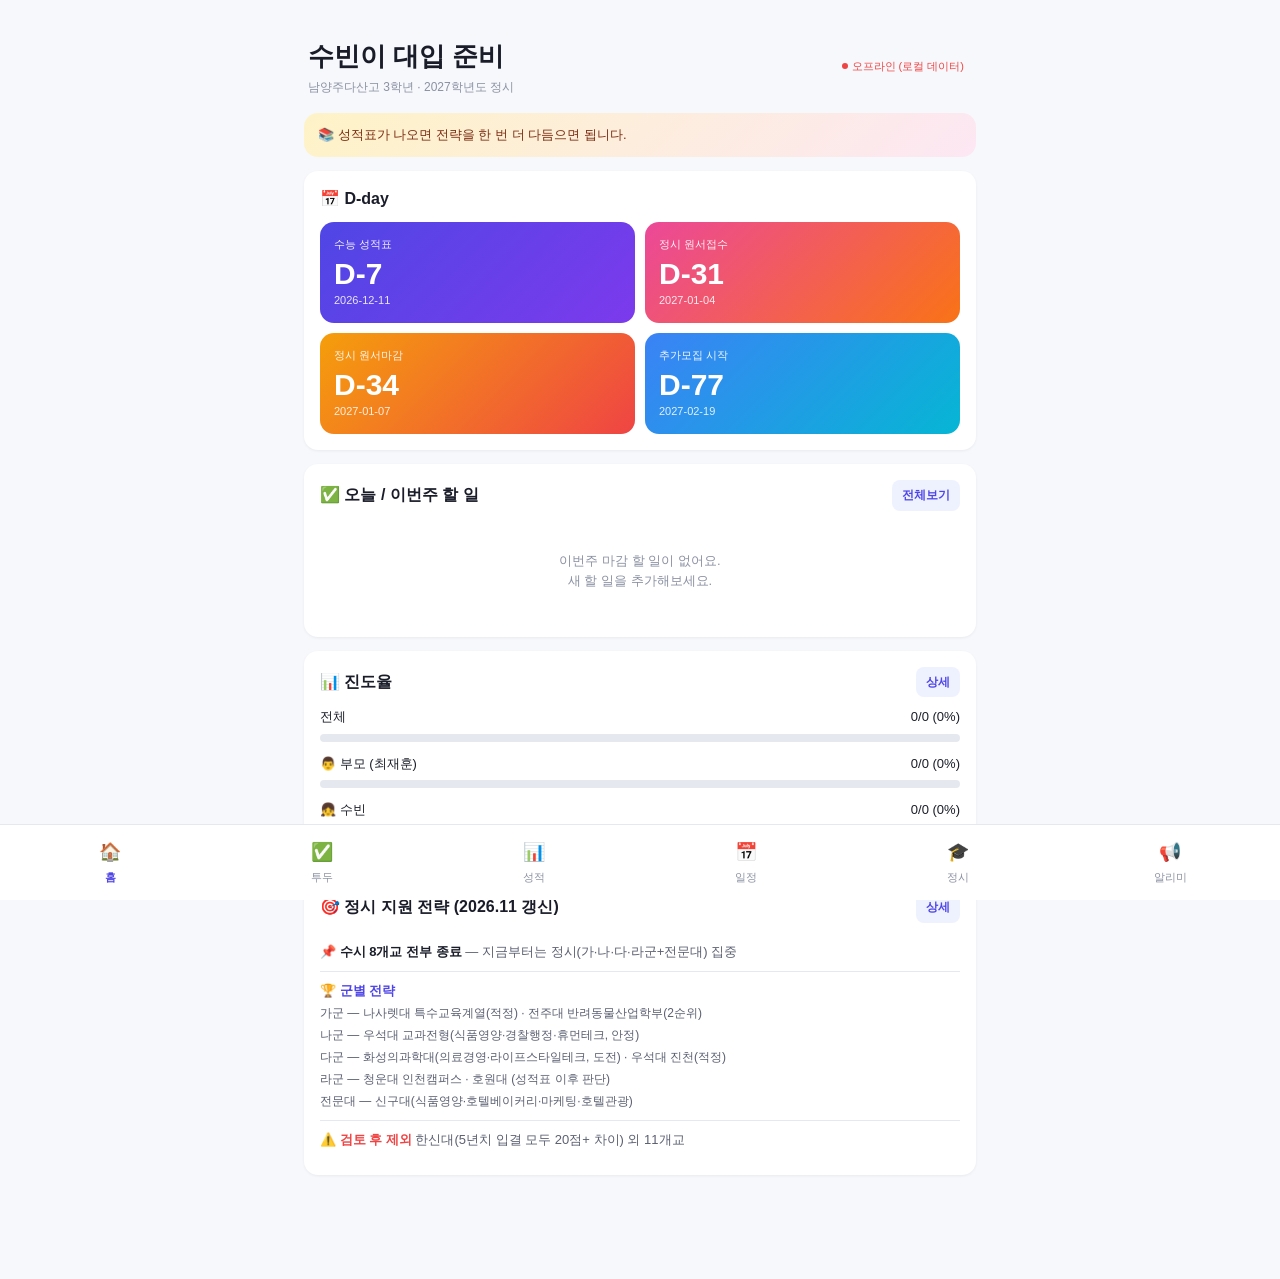
<file: index.html>
<!doctype html>
<html lang="ko">
<head>
<meta charset="utf-8">
<meta name="viewport" content="width=device-width, initial-scale=1, viewport-fit=cover">
<meta name="theme-color" content="#4f46e5">
<title>수빈 대입 준비</title>
<link rel="stylesheet" href="css/style.css">
<link rel="manifest" href="manifest.json">
<link rel="icon" href="data:image/svg+xml,<svg xmlns='http://www.w3.org/2000/svg' viewBox='0 0 100 100'><text y='80' font-size='80'>🎓</text></svg>">
</head>
<body>
<main class="app">

  <div class="motivate" id="motivate"></div>

  <div class="card" id="supp-alert" hidden style="background:#fef2f2; border:1px solid #fecaca;">
    <div class="card-title-row">
      <h2 style="color:#991b1b;">📢 새 알림</h2>
      <a href="supplementary.html" class="btn btn-soft btn-sm">확인하기</a>
    </div>
    <div id="supp-alert-body" style="font-size:13px; color:#7f1d1d;"></div>
  </div>

  <div class="card">
    <h2>📅 D-day</h2>
    <div class="dday-grid" id="dday-grid"></div>
  </div>

  <div class="card">
    <div class="card-title-row">
      <h2>✅ 오늘 / 이번주 할 일</h2>
      <a href="todo.html" class="btn btn-soft btn-sm">전체보기</a>
    </div>
    <div id="today-todos"></div>
  </div>

  <div class="card">
    <div class="card-title-row">
      <h2>📊 진도율</h2>
      <a href="grades.html" class="btn btn-soft btn-sm">상세</a>
    </div>
    <div id="progress-list"></div>
  </div>

  <div class="card">
    <div class="card-title-row">
      <h2>🎯 정시 지원 전략 (2026.11 갱신)</h2>
      <a href="universities.html" class="btn btn-soft btn-sm">상세</a>
    </div>
    <div style="font-size:13px; line-height:1.7; color:var(--c-text-soft);">
      <div style="padding:8px 0; border-bottom:1px solid var(--c-border);">
        <strong style="color:var(--c-text);">📌 수시 8개교 전부 종료</strong> — 지금부터는 정시(가·나·다·라군+전문대) 집중
      </div>
      <div style="padding:8px 0; border-bottom:1px solid var(--c-border);">
        <strong style="color:var(--c-primary);">🏆 군별 전략</strong><br>
        <span style="font-size:12px;">가군 — 나사렛대 특수교육계열(적정) · 전주대 반려동물산업학부(2순위)<br>
        나군 — 우석대 교과전형(식품영양·경찰행정·휴먼테크, 안정)<br>
        다군 — 화성의과학대(의료경영·라이프스타일테크, 도전) · 우석대 진천(적정)<br>
        라군 — 청운대 인천캠퍼스 · 호원대 (성적표 이후 판단)<br>
        전문대 — 신구대(식품영양·호텔베이커리·마케팅·호텔관광)</span>
      </div>
      <div style="padding:8px 0;">
        <strong style="color:var(--c-danger);">⚠️ 검토 후 제외</strong> 한신대(5년치 입결 모두 20점+ 차이) 외 11개교
      </div>
    </div>
  </div>

</main>

<script src="js/config.js"></script>
<script src="js/app.js"></script>
<script>
(async function() {
  App.renderHeader('수빈이 대입 준비', '남양주다산고 3학년 · 2027학년도 정시');
  App.renderTabbar('home');

  // 동기부여 메시지
  const motivates = [
    '💪 수시는 끝났어도 정시는 또 다른 기회입니다.',
    '🌱 6등급도 지원 전략이 있으면 충분합니다.',
    '✨ 엄마·아빠가 함께 가는 길이에요. 혼자가 아닙니다.',
    '🎯 가·나·다·라군, 한 곳씩 차분히 확정해봅시다.',
    '📚 성적표가 나오면 전략을 한 번 더 다듬으면 됩니다.'
  ];
  document.getElementById('motivate').textContent =
    motivates[new Date().getDate() % motivates.length];

  // 새 추가모집 공고 배너 (최근 2일 내 발견된 공고가 있으면 표시)
  const supp = await App.load('supplementary');
  const newSupp = (supp || []).filter(s => {
    if (!s.foundDate) return false;
    const d = App.daysTo(s.foundDate);
    return d <= 0 && d >= -1;
  });

  if (newSupp.length) {
    document.getElementById('supp-alert').hidden = false;
    document.getElementById('supp-alert-body').textContent =
      newSupp.slice(0, 3).map(s => `${s.university}(${s.region || '-'})`).join(', ') +
      (newSupp.length > 3 ? ` 외 ${newSupp.length - 3}건` : '') + ' 새 추가모집 공고';
  }

  // D-day (수시 종료, 2026.11 이후 정시 중심)
  const ddays = [
    { lbl: '수능 성적표', date: CONFIG.SEONGJEOKPYO_DATE, cls: 'dday' },
    { lbl: '정시 원서접수', date: CONFIG.JEONGSI_WONSEO_DATE, cls: 'dday alt' },
    { lbl: '정시 원서마감', date: CONFIG.JEONGSI_MAGAM_DATE, cls: 'dday warn' },
    { lbl: '추가모집 시작', date: CONFIG.ADDGROUP_DATE, cls: 'dday cool' }
  ];
  document.getElementById('dday-grid').innerHTML = ddays.map(d => {
    const n = App.daysTo(d.date);
    const tag = n > 0 ? `D-${n}` : n === 0 ? 'D-DAY' : `D+${-n}`;
    return `<div class="${d.cls}">
      <div class="dday-label">${d.lbl}</div>
      <div class="dday-num">${tag}</div>
      <div class="dday-date">${d.date}</div>
    </div>`;
  }).join('');

  // 오늘/이번주 할 일
  const todos = await App.load('todos');
  const today = new Date(); today.setHours(0,0,0,0);
  const wk = new Date(today); wk.setDate(today.getDate() + 7);
  const upcoming = (todos || [])
    .filter(t => !(t.done === true || t.done === 'TRUE' || t.done === 'true'))
    .filter(t => {
      if (!t.due) return false;
      const d = new Date(t.due);
      return d >= today && d <= wk;
    })
    .sort((a,b) => new Date(a.due) - new Date(b.due))
    .slice(0, 6);
  const tEl = document.getElementById('today-todos');
  if (!upcoming.length) {
    tEl.innerHTML = '<div class="empty">이번주 마감 할 일이 없어요.<br>새 할 일을 추가해보세요.</div>';
  } else {
    tEl.innerHTML = upcoming.map(t => {
      const dleft = App.daysTo(t.due);
      const tagCls = dleft <= 1 ? 'tag-urgent' : dleft <= 3 ? 'tag-soon' : 'tag-normal';
      const tagTxt = dleft === 0 ? '오늘' : dleft < 0 ? `${-dleft}일 지남` : `D-${dleft}`;
      return `<div class="todo-item">
        <div class="todo-content">
          <div class="todo-title">${t.title}</div>
          <div class="todo-meta">
            <span class="tag tag-cat">${t.who}</span>
            <span class="tag tag-cat">${t.category || ''}</span>
            <span class="tag ${tagCls}">${tagTxt}</span>
          </div>
        </div>
      </div>`;
    }).join('');
  }

  // 진도율 (부모 / 수빈 / 카테고리별)
  const total = todos.length;
  const done = todos.filter(t => t.done === true || t.done === 'TRUE' || t.done === 'true').length;
  const byWho = {
    '부모': todos.filter(t => t.who === '부모'),
    '수빈': todos.filter(t => t.who === '수빈')
  };
  const rows = [
    ['전체', done, total],
    ['👨 부모 (최재훈)', byWho['부모'].filter(t => t.done === true || t.done === 'TRUE' || t.done === 'true').length, byWho['부모'].length],
    ['👧 수빈', byWho['수빈'].filter(t => t.done === true || t.done === 'TRUE' || t.done === 'true').length, byWho['수빈'].length]
  ];
  document.getElementById('progress-list').innerHTML = rows.map(([lbl, d, t]) => {
    const pct = t ? Math.round(d / t * 100) : 0;
    return `<div style="margin-bottom:12px;">
      <div class="progress-row"><span>${lbl}</span><span>${d}/${t} (${pct}%)</span></div>
      <div class="progress-bar"><div class="progress-fill" style="width:${pct}%"></div></div>
    </div>`;
  }).join('');
})();
</script>
</body>
</html>
</file>
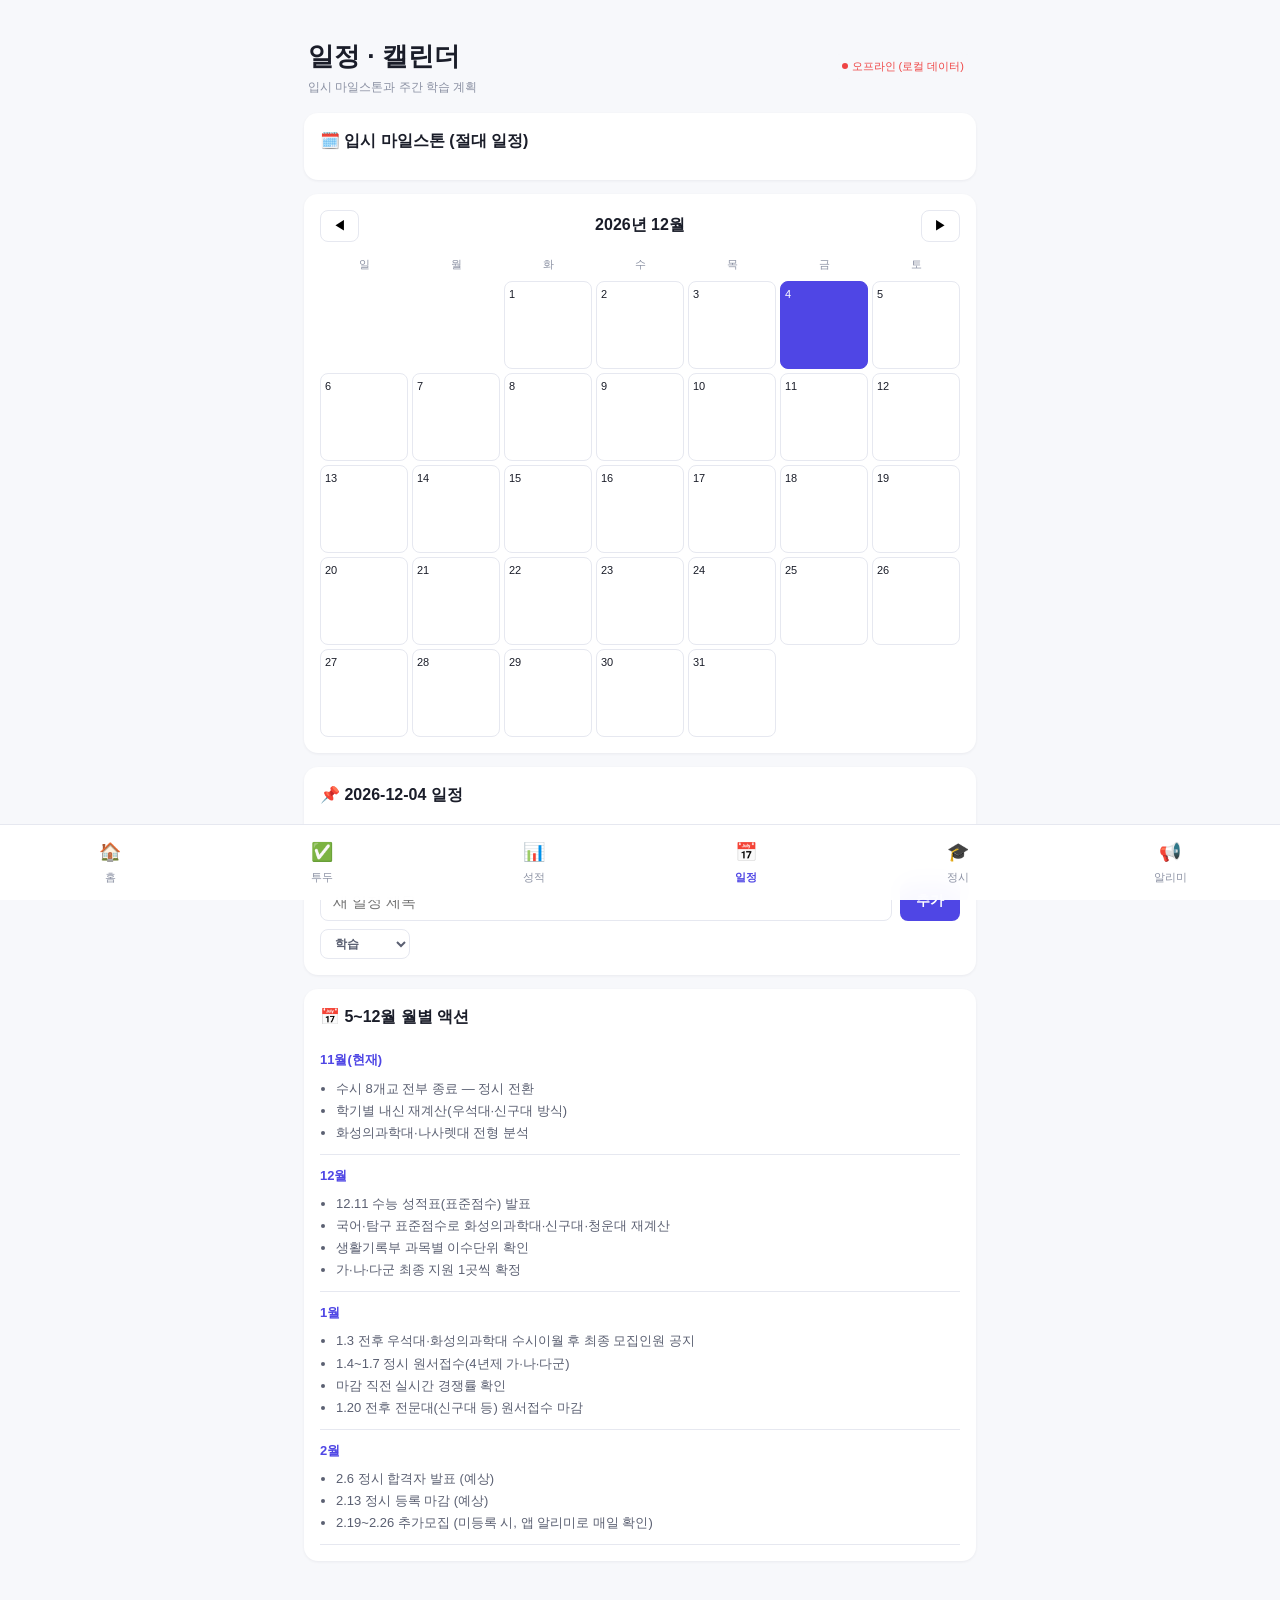
<file: calendar.html>
<!doctype html>
<html lang="ko">
<head>
<meta charset="utf-8">
<meta name="viewport" content="width=device-width, initial-scale=1, viewport-fit=cover">
<meta name="theme-color" content="#4f46e5">
<title>일정 · 수빈 대입</title>
<link rel="stylesheet" href="css/style.css">
</head>
<body>
<main class="app">

  <div class="card">
    <h2>🗓️ 입시 마일스톤 (절대 일정)</h2>
    <div id="milestone-list"></div>
  </div>

  <div class="card">
    <div class="cal-nav">
      <button id="prev-m">◀</button>
      <div id="cur-month" style="font-weight:700; font-size:16px;"></div>
      <button id="next-m">▶</button>
    </div>
    <div class="cal-head">
      <div class="cal-sun">일</div><div>월</div><div>화</div><div>수</div><div>목</div><div>금</div><div class="cal-sat">토</div>
    </div>
    <div class="cal-grid" id="cal-grid"></div>
  </div>

  <div class="card">
    <div class="card-title-row">
      <h2>📌 <span id="sel-date-label">오늘</span> 일정</h2>
    </div>
    <div id="day-events"></div>
    <div class="todo-add-row" style="margin-top:12px;">
      <input id="ev-title" placeholder="새 일정 제목">
      <button class="btn" id="ev-add">추가</button>
    </div>
    <div style="display:flex; gap:6px; margin-top:8px;">
      <select id="ev-cat" class="btn-ghost btn btn-sm" style="background:#fff;">
        <option value="학습">학습</option>
        <option value="모의고사">모의고사</option>
        <option value="학원">학원</option>
        <option value="원서">원서</option>
        <option value="면접">면접</option>
        <option value="상담">상담</option>
        <option value="기타">기타</option>
      </select>
    </div>
  </div>

  <div class="card">
    <h2>📅 5~12월 월별 액션</h2>
    <div id="month-plan" style="font-size:13px; line-height:1.7;"></div>
  </div>

</main>

<script src="js/config.js"></script>
<script src="js/app.js"></script>
<script>
let SCHED = [];
let CUR = new Date();
let SEL = new Date();
SEL.setHours(0,0,0,0);

(async function() {
  App.renderHeader('일정 · 캘린더', '입시 마일스톤과 주간 학습 계획');
  App.renderTabbar('cal');
  SCHED = await App.load('schedule');

  renderMilestones();
  renderCalendar();
  renderDayEvents();
  renderMonthPlan();

  document.getElementById('prev-m').onclick = () => { CUR.setMonth(CUR.getMonth() - 1); renderCalendar(); };
  document.getElementById('next-m').onclick = () => { CUR.setMonth(CUR.getMonth() + 1); renderCalendar(); };
  document.getElementById('ev-add').onclick = addEvent;
  document.getElementById('ev-title').addEventListener('keydown', e => { if (e.key === 'Enter') addEvent(); });
})();

function fmt(d) {
  // toISOString()은 UTC 기준이라, 한국시간(UTC+9) 자정이 전날 UTC 시각으로 밀려서
  // 선택한 날짜보다 하루 전 날짜 문자열이 나온다. 로컬 날짜 구성요소로 직접 조합한다.
  const y = d.getFullYear();
  const m = String(d.getMonth() + 1).padStart(2, '0');
  const day = String(d.getDate()).padStart(2, '0');
  return `${y}-${m}-${day}`;
}

function renderMilestones() {
  const today = new Date(); today.setHours(0,0,0,0);
  const items = (SCHED || [])
    .filter(s => s.category === '내신' || s.category === '원서' || s.category === '수능' || s.category === '발표' || s.category === '생기부')
    .sort((a,b) => new Date(a.date) - new Date(b.date));
  document.getElementById('milestone-list').innerHTML = items.map(s => {
    const n = App.daysTo(s.date);
    const tag = n > 0 ? `D-${n}` : n === 0 ? 'D-DAY' : `D+${-n}`;
    const tagCls = n < 0 ? 'tag-cat' : n <= 7 ? 'tag-urgent' : n <= 30 ? 'tag-soon' : 'tag-normal';
    return `<div class="todo-item">
      <div class="todo-content">
        <div class="todo-title">${s.title}</div>
        <div class="todo-meta">
          <span class="tag tag-cat">${s.category}</span>
          <span class="tag ${tagCls}">${tag}</span>
          <span style="color:var(--c-text-mute);">${s.date}</span>
        </div>
        ${s.note ? `<div style="font-size:12px; color:var(--c-text-soft); margin-top:3px;">${s.note}</div>` : ''}
      </div>
    </div>`;
  }).join('');
}

function renderCalendar() {
  const y = CUR.getFullYear(), m = CUR.getMonth();
  document.getElementById('cur-month').textContent = `${y}년 ${m+1}월`;
  const first = new Date(y, m, 1);
  const last = new Date(y, m + 1, 0);
  const startDow = first.getDay();
  const totalDays = last.getDate();
  const today = new Date(); today.setHours(0,0,0,0);

  const eventDays = new Set(
    (SCHED || []).filter(s => {
      const d = new Date(s.date);
      return d.getFullYear() === y && d.getMonth() === m;
    }).map(s => new Date(s.date).getDate())
  );

  let html = '';
  for (let i = 0; i < startDow; i++) html += '<div class="cal-cell empty"></div>';
  for (let d = 1; d <= totalDays; d++) {
    const cur = new Date(y, m, d);
    const isToday = cur.getTime() === today.getTime();
    const isSel = cur.getTime() === SEL.getTime();
    const cls = ['cal-cell'];
    if (isToday) cls.push('today');
    if (isSel && !isToday) cls.push('today');
    html += `<div class="${cls.join(' ')}" onclick="selectDate(${y},${m},${d})">${d}${eventDays.has(d) ? '<div class="dot"></div>' : ''}</div>`;
  }
  document.getElementById('cal-grid').innerHTML = html;
}

function selectDate(y, m, d) {
  SEL = new Date(y, m, d);
  SEL.setHours(0,0,0,0);
  renderCalendar();
  renderDayEvents();
}

function renderDayEvents() {
  const dateStr = fmt(SEL);
  document.getElementById('sel-date-label').textContent = `${SEL.getFullYear()}-${String(SEL.getMonth()+1).padStart(2,'0')}-${String(SEL.getDate()).padStart(2,'0')}`;
  const ev = (SCHED || []).filter(s => s.date === dateStr);
  const el = document.getElementById('day-events');
  if (!ev.length) {
    el.innerHTML = '<div class="empty" style="padding:16px;">이 날 일정이 없습니다.</div>';
    return;
  }
  el.innerHTML = ev.map(s => `<div class="todo-item">
    <div class="todo-content">
      <div class="todo-title">${s.title}</div>
      <div class="todo-meta">
        <span class="tag tag-cat">${s.category || ''}</span>
        ${s.note ? `<span style="color:var(--c-text-mute);">${s.note}</span>` : ''}
      </div>
    </div>
    <button class="btn btn-ghost btn-sm" onclick="delEv('${s.id}')" style="font-size:11px;">삭제</button>
  </div>`).join('');
}

async function addEvent() {
  const title = document.getElementById('ev-title').value.trim();
  if (!title) return;
  const row = {
    id: App.newId('s'),
    date: fmt(SEL),
    title,
    category: document.getElementById('ev-cat').value,
    note: ''
  };
  SCHED = await App.upsert('schedule', row);
  document.getElementById('ev-title').value = '';
  renderCalendar();
  renderDayEvents();
}

async function delEv(id) {
  if (!confirm('이 일정을 삭제할까요?')) return;
  SCHED = await App.remove('schedule', id);
  renderCalendar();
  renderDayEvents();
}

function renderMonthPlan() {
  const plan = [
    { m: '11월(현재)', d: '', items: ['수시 8개교 전부 종료 — 정시 전환', '학기별 내신 재계산(우석대·신구대 방식)', '화성의과학대·나사렛대 전형 분석'] },
    { m: '12월', d: '', items: ['12.11 수능 성적표(표준점수) 발표', '국어·탐구 표준점수로 화성의과학대·신구대·청운대 재계산', '생활기록부 과목별 이수단위 확인', '가·나·다군 최종 지원 1곳씩 확정'] },
    { m: '1월', d: '', items: ['1.3 전후 우석대·화성의과학대 수시이월 후 최종 모집인원 공지', '1.4~1.7 정시 원서접수(4년제 가·나·다군)', '마감 직전 실시간 경쟁률 확인', '1.20 전후 전문대(신구대 등) 원서접수 마감'] },
    { m: '2월', d: '', items: ['2.6 정시 합격자 발표 (예상)', '2.13 정시 등록 마감 (예상)', '2.19~2.26 추가모집 (미등록 시, 앱 알리미로 매일 확인)'] }
  ];
  document.getElementById('month-plan').innerHTML = plan.map(p => `
    <div style="padding:10px 0; border-bottom:1px solid var(--c-border);">
      <strong style="color:var(--c-primary);">${p.m}</strong>
      ${p.d ? `<span style="font-size:11px; color:var(--c-text-mute); margin-left:6px;">${p.d}</span>` : ''}
      <ul style="margin:6px 0 0 16px; padding:0; color:var(--c-text-soft);">
        ${p.items.map(i => `<li>${i}</li>`).join('')}
      </ul>
    </div>
  `).join('');
}

window.selectDate = selectDate;
window.delEv = delEv;
</script>
</body>
</html>
</file>
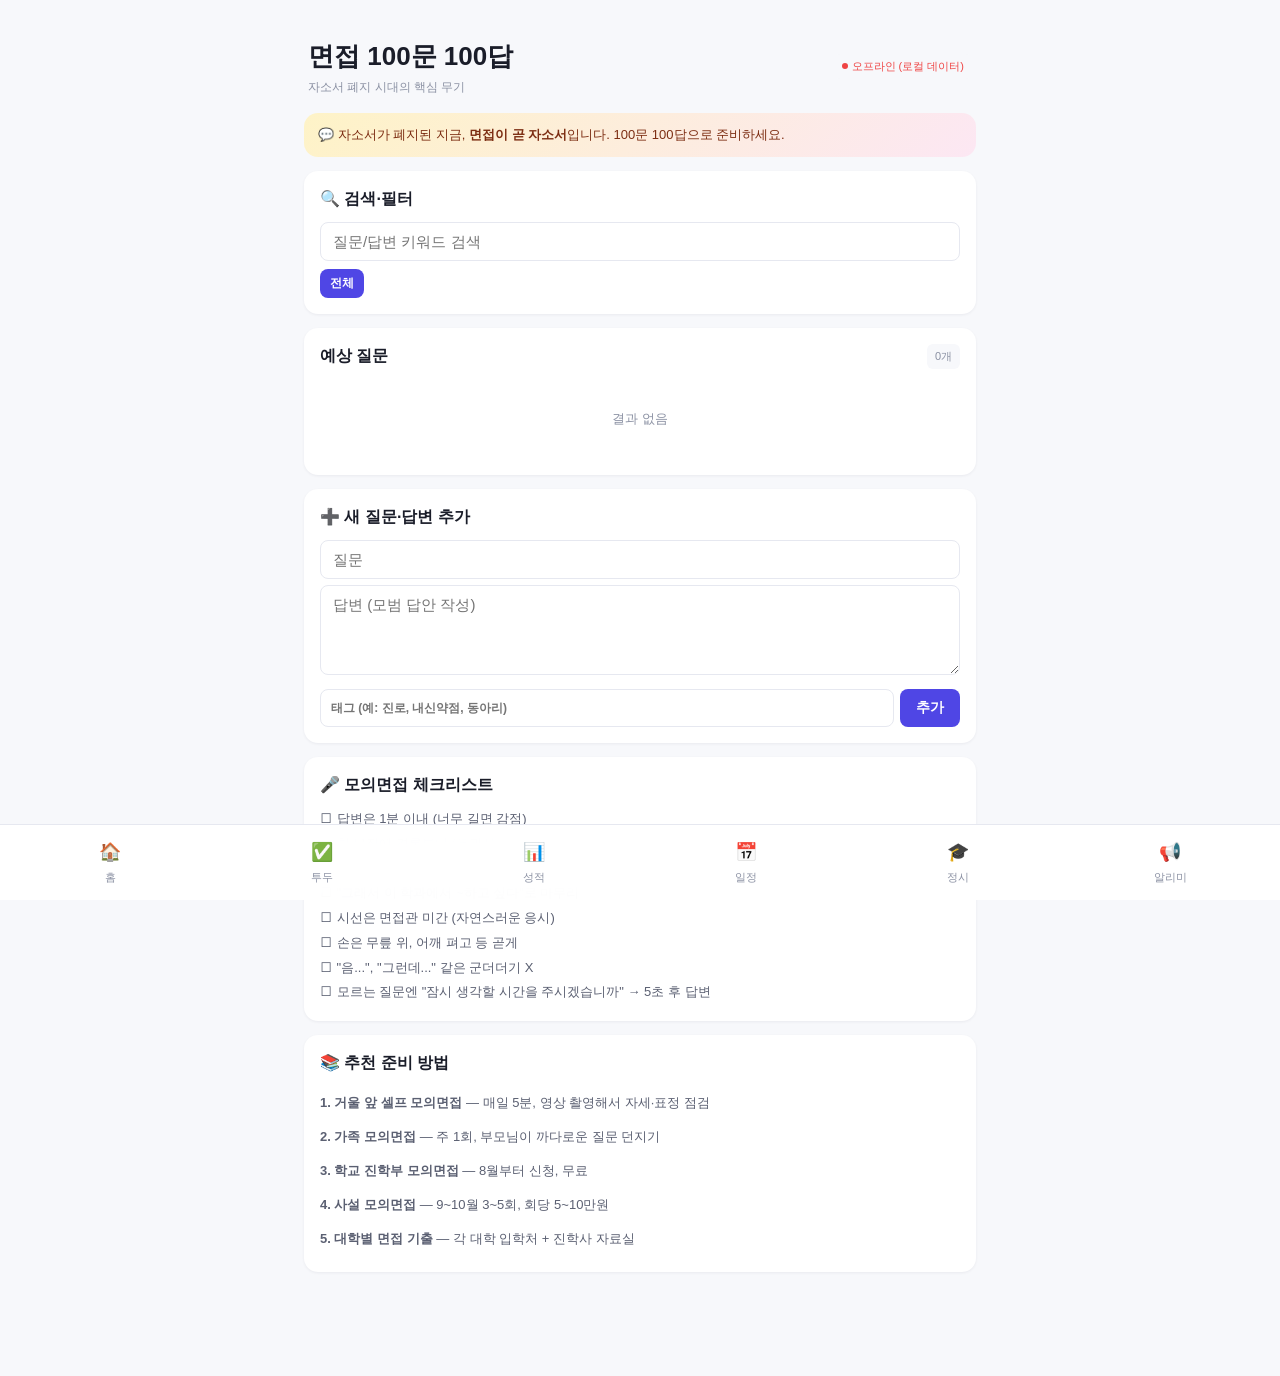
<file: interview.html>
<!doctype html>
<html lang="ko">
<head>
<meta charset="utf-8">
<meta name="viewport" content="width=device-width, initial-scale=1, viewport-fit=cover">
<meta name="theme-color" content="#4f46e5">
<title>면접 · 수빈 대입</title>
<link rel="stylesheet" href="css/style.css">
</head>
<body>
<main class="app">

  <div class="motivate">
    💬 자소서가 폐지된 지금, <strong>면접이 곧 자소서</strong>입니다. 100문 100답으로 준비하세요.
  </div>

  <div class="card">
    <h2>🔍 검색·필터</h2>
    <input id="search" placeholder="질문/답변 키워드 검색"
      style="width:100%; padding:10px 12px; border:1px solid var(--c-border); border-radius:8px; margin-bottom:8px;">
    <div id="tag-filters" style="display:flex; gap:6px; flex-wrap:wrap;"></div>
  </div>

  <div class="card">
    <div class="card-title-row">
      <h2 id="qa-title">예상 질문</h2>
      <span id="qa-count" class="sync-status"></span>
    </div>
    <div id="qa-list"></div>
  </div>

  <div class="card">
    <h2>➕ 새 질문·답변 추가</h2>
    <input id="new-q" placeholder="질문" style="width:100%; padding:10px 12px; border:1px solid var(--c-border); border-radius:8px; margin-bottom:6px;">
    <textarea id="new-a" placeholder="답변 (모범 답안 작성)" rows="4" style="width:100%; padding:10px 12px; border:1px solid var(--c-border); border-radius:8px; margin-bottom:6px;"></textarea>
    <div style="display:flex; gap:6px;">
      <input id="new-tag" placeholder="태그 (예: 진로, 내신약점, 동아리)" class="btn-ghost btn btn-sm" style="background:#fff; flex:1;">
      <button class="btn" onclick="addQA()">추가</button>
    </div>
  </div>

  <div class="card">
    <h2>🎤 모의면접 체크리스트</h2>
    <div style="font-size:13px; line-height:1.9; color:var(--c-text-soft);">
      ☐ 답변은 1분 이내 (너무 길면 감점)<br>
      ☐ 첫 문장에 결론부터 (두괄식)<br>
      ☐ 생기부 활동 1가지 이상 인용<br>
      ☐ "그래서 이 학과에서 ~하고 싶다"로 마무리<br>
      ☐ 시선은 면접관 미간 (자연스러운 응시)<br>
      ☐ 손은 무릎 위, 어깨 펴고 등 곧게<br>
      ☐ "음...", "그런데..." 같은 군더더기 X<br>
      ☐ 모르는 질문엔 "잠시 생각할 시간을 주시겠습니까" → 5초 후 답변
    </div>
  </div>

  <div class="card">
    <h2>📚 추천 준비 방법</h2>
    <div style="font-size:13px; line-height:1.7; color:var(--c-text-soft);">
      <div style="padding:6px 0;"><strong>1. 거울 앞 셀프 모의면접</strong> — 매일 5분, 영상 촬영해서 자세·표정 점검</div>
      <div style="padding:6px 0;"><strong>2. 가족 모의면접</strong> — 주 1회, 부모님이 까다로운 질문 던지기</div>
      <div style="padding:6px 0;"><strong>3. 학교 진학부 모의면접</strong> — 8월부터 신청, 무료</div>
      <div style="padding:6px 0;"><strong>4. 사설 모의면접</strong> — 9~10월 3~5회, 회당 5~10만원</div>
      <div style="padding:6px 0;"><strong>5. 대학별 면접 기출</strong> — 각 대학 입학처 + 진학사 자료실</div>
    </div>
  </div>

</main>

<script src="js/config.js"></script>
<script src="js/app.js"></script>
<script>
let QAS = [];
let SEARCH = '';
let TAG = '';

(async function() {
  App.renderHeader('면접 100문 100답', '자소서 폐지 시대의 핵심 무기');
  App.renderTabbar('qa');
  QAS = await App.load('interview');
  renderTags();
  render();

  document.getElementById('search').addEventListener('input', e => {
    SEARCH = e.target.value.trim().toLowerCase();
    render();
  });
})();

function renderTags() {
  const tags = [...new Set((QAS || []).map(q => q.tag).filter(Boolean))];
  document.getElementById('tag-filters').innerHTML =
    `<button class="btn btn-sm ${!TAG ? '' : 'btn-ghost'}" onclick="filterTag('')">전체</button>` +
    tags.map(t => `<button class="btn btn-sm ${TAG === t ? '' : 'btn-ghost'}" onclick="filterTag('${t}')">${t}</button>`).join('');
}

function filterTag(t) { TAG = t; renderTags(); render(); }

function render() {
  let list = QAS || [];
  if (TAG) list = list.filter(q => q.tag === TAG);
  if (SEARCH) list = list.filter(q =>
    (q.q || '').toLowerCase().includes(SEARCH) || (q.a || '').toLowerCase().includes(SEARCH)
  );
  document.getElementById('qa-count').textContent = `${list.length}개`;
  if (!list.length) {
    document.getElementById('qa-list').innerHTML = '<div class="empty">결과 없음</div>';
    return;
  }
  document.getElementById('qa-list').innerHTML = list.map(q => `
    <div class="qa-item">
      <div class="qa-q">${q.q}</div>
      <div class="qa-a">${(q.a || '').replace(/\n/g, '<br>')}</div>
      ${q.tag ? `<span class="qa-tag">#${q.tag}</span>` : ''}
      <div style="display:flex; gap:6px; margin-top:8px; justify-content:flex-end;">
        <button class="btn btn-ghost btn-sm" onclick="editQA('${q.id}')">수정</button>
        <button class="btn btn-ghost btn-sm" onclick="delQA('${q.id}')">삭제</button>
      </div>
    </div>
  `).join('');
}

async function addQA() {
  const q = document.getElementById('new-q').value.trim();
  const a = document.getElementById('new-a').value.trim();
  if (!q) return;
  const row = {
    id: App.newId('q'),
    q, a,
    tag: document.getElementById('new-tag').value.trim()
  };
  QAS = await App.upsert('interview', row);
  document.getElementById('new-q').value = '';
  document.getElementById('new-a').value = '';
  document.getElementById('new-tag').value = '';
  renderTags(); render();
}

async function editQA(id) {
  const qa = QAS.find(x => x.id === id);
  if (!qa) return;
  const newA = prompt('답변 수정', qa.a || '');
  if (newA === null) return;
  qa.a = newA;
  QAS = await App.upsert('interview', qa);
  render();
}

async function delQA(id) {
  if (!confirm('이 질문을 삭제할까요?')) return;
  QAS = await App.remove('interview', id);
  renderTags(); render();
}

window.filterTag = filterTag;
window.editQA = editQA;
window.delQA = delQA;
window.addQA = addQA;
</script>
</body>
</html>
</file>
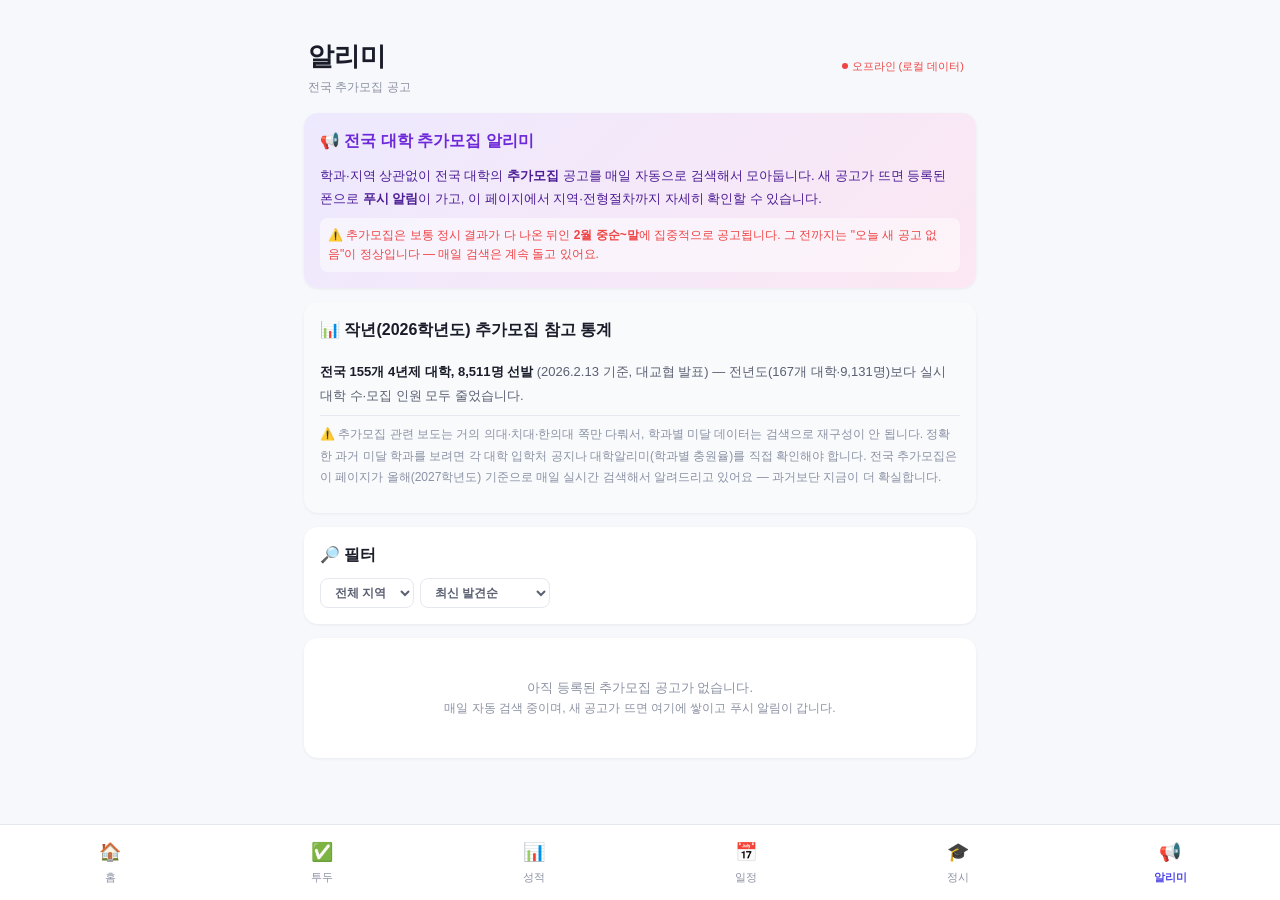
<file: supplementary.html>
<!doctype html>
<html lang="ko">
<head>
<meta charset="utf-8">
<meta name="viewport" content="width=device-width, initial-scale=1, viewport-fit=cover">
<meta name="theme-color" content="#4f46e5">
<title>알리미 · 수빈 대입</title>
<link rel="stylesheet" href="css/style.css">
</head>
<body>
<main class="app">

  <div class="card" style="background:linear-gradient(135deg,#ede9fe,#fce7f3); border:none;">
    <h2 style="color:#6d28d9;">📢 전국 대학 추가모집 알리미</h2>
    <div style="font-size:13px; line-height:1.8; color:#4c1d95;">
      학과·지역 상관없이 전국 대학의 <strong>추가모집</strong> 공고를 매일 자동으로 검색해서 모아둡니다.
      새 공고가 뜨면 등록된 폰으로 <strong>푸시 알림</strong>이 가고, 이 페이지에서 지역·전형절차까지 자세히 확인할 수 있습니다.
    </div>
    <div style="margin-top:8px; font-size:12px; color:var(--c-danger); background:rgba(255,255,255,0.5); border-radius:8px; padding:8px;">
      ⚠️ 추가모집은 보통 정시 결과가 다 나온 뒤인 <strong>2월 중순~말</strong>에 집중적으로 공고됩니다. 그 전까지는 "오늘 새 공고 없음"이 정상입니다 — 매일 검색은 계속 돌고 있어요.
    </div>
  </div>

  <div class="card" style="background:#f8fafc;">
    <div class="card-title-row">
      <h2>📊 작년(2026학년도) 추가모집 참고 통계</h2>
    </div>
    <div style="font-size:13px; line-height:1.8; color:var(--c-text-soft);">
      <div style="padding:8px 0; border-bottom:1px solid var(--c-border);">
        <strong style="color:var(--c-text);">전국 155개 4년제 대학, 8,511명 선발</strong> (2026.2.13 기준, 대교협 발표) — 전년도(167개 대학·9,131명)보다 실시 대학 수·모집 인원 모두 줄었습니다.
      </div>
      <div style="padding:8px 0; color:var(--c-text-mute); font-size:12px;">
        ⚠️ 추가모집 관련 보도는 거의 의대·치대·한의대 쪽만 다뤄서, 학과별 미달 데이터는 검색으로 재구성이 안 됩니다. 정확한 과거 미달 학과를 보려면 각 대학 입학처 공지나 대학알리미(학과별 충원율)를 직접 확인해야 합니다.
        전국 추가모집은 이 페이지가 올해(2027학년도) 기준으로 매일 실시간 검색해서 알려드리고 있어요 — 과거보단 지금이 더 확실합니다.
      </div>
    </div>
  </div>

  <div class="card">
    <div class="card-title-row">
      <h2>🔎 필터</h2>
      <span id="supp-last-checked" style="font-size:11px; color:var(--c-text-mute);"></span>
    </div>
    <div style="display:flex; gap:6px; flex-wrap:wrap;">
      <select id="f-region" class="btn-ghost btn btn-sm" style="background:#fff;">
        <option value="">전체 지역</option>
      </select>
      <select id="f-sort" class="btn-ghost btn btn-sm" style="background:#fff;">
        <option value="new">최신 발견순</option>
        <option value="region">지역순</option>
        <option value="deadline">접수마감 임박순</option>
      </select>
    </div>
  </div>

  <div id="supp-list"></div>

</main>

<script src="js/config.js"></script>
<script src="js/app.js"></script>
<script>
let SUPP = [];

(async function() {
  App.renderHeader('알리미', '전국 추가모집 공고');
  App.renderTabbar('supp');

  SUPP = await App.load('supplementary');

  const regions = [...new Set((SUPP || []).map(s => s.region).filter(Boolean))].sort();
  document.getElementById('f-region').insertAdjacentHTML('beforeend',
    regions.map(r => `<option value="${r}">${r}</option>`).join(''));

  document.getElementById('f-region').onchange = renderSupp;
  document.getElementById('f-sort').onchange = renderSupp;

  renderSupp();
})();

function isNew(foundDate) {
  if (!foundDate) return false;
  const d = App.daysTo(foundDate);
  return d <= 0 && d >= -1; // 오늘·어제 발견된 공고까지 NEW로 표시
}

function renderSupp() {
  const region = document.getElementById('f-region').value;
  const sort = document.getElementById('f-sort').value;

  let list = (SUPP || []).slice();
  if (region) list = list.filter(s => s.region === region);

  if (sort === 'new') {
    list.sort((a, b) => new Date(b.foundDate || 0) - new Date(a.foundDate || 0));
  } else if (sort === 'region') {
    list.sort((a, b) => (a.region || '').localeCompare(b.region || '') || (a.university || '').localeCompare(b.university || ''));
  } else if (sort === 'deadline') {
    list.sort((a, b) => new Date(a.period || '9999-12-31') - new Date(b.period || '9999-12-31'));
  }

  const lastChecked = (SUPP || []).map(s => s.foundDate).filter(Boolean).sort().slice(-1)[0];
  document.getElementById('supp-last-checked').textContent = lastChecked ? `최근 확인: ${lastChecked}` : '';

  const el = document.getElementById('supp-list');
  if (!list.length) {
    el.innerHTML = `<div class="card"><div class="empty" style="padding:24px 8px;">
      아직 등록된 추가모집 공고가 없습니다.<br>
      <span style="font-size:12px; color:var(--c-text-mute);">매일 자동 검색 중이며, 새 공고가 뜨면 여기에 쌓이고 푸시 알림이 갑니다.</span>
    </div></div>`;
    return;
  }

  el.innerHTML = list.map(s => {
    const newBadge = isNew(s.foundDate) ? `<span class="tag tag-urgent" style="margin-left:6px;">NEW</span>` : '';
    return `
    <div class="card" style="border-left:4px solid var(--c-primary);">
      <div class="card-title-row" style="align-items:flex-start;">
        <div>
          <div style="font-size:16px; font-weight:700;">${s.university || '-'} ${newBadge}</div>
          <div style="font-size:12px; color:var(--c-text-mute); margin-top:2px;">
            ${s.region ? `<span class="tag tag-cat">${s.region}</span>` : ''}
            ${s.department ? `<span class="tag tag-cat">${s.department}</span>` : ''}
            ${s.admissionType ? `<span class="tag tag-normal">${s.admissionType}</span>` : ''}
          </div>
        </div>
      </div>
      <div style="font-size:12px; line-height:1.9; color:var(--c-text-soft); margin-top:8px;">
        ${s.procedure ? `<div><b>전형절차</b>: ${s.procedure}</div>` : ''}
        ${s.period ? `<div><b>원서접수</b>: ${s.period}</div>` : ''}
        ${s.examDate ? `<div><b>전형일정</b>: ${s.examDate}</div>` : ''}
        ${s.note ? `<div style="color:var(--c-text-mute); margin-top:4px;">${s.note}</div>` : ''}
        <div style="margin-top:6px; font-size:11px; color:var(--c-text-mute);">
          발견일 ${s.foundDate || '-'}
          ${s.source && /^https?:\/\//i.test(s.source) ? ` · <a href="${s.source}" target="_blank" rel="noopener" style="color:var(--c-primary); font-weight:600;">출처 보기 ↗</a>` : ''}
        </div>
      </div>
    </div>`;
  }).join('');
}
</script>
</body>
</html>
</file>
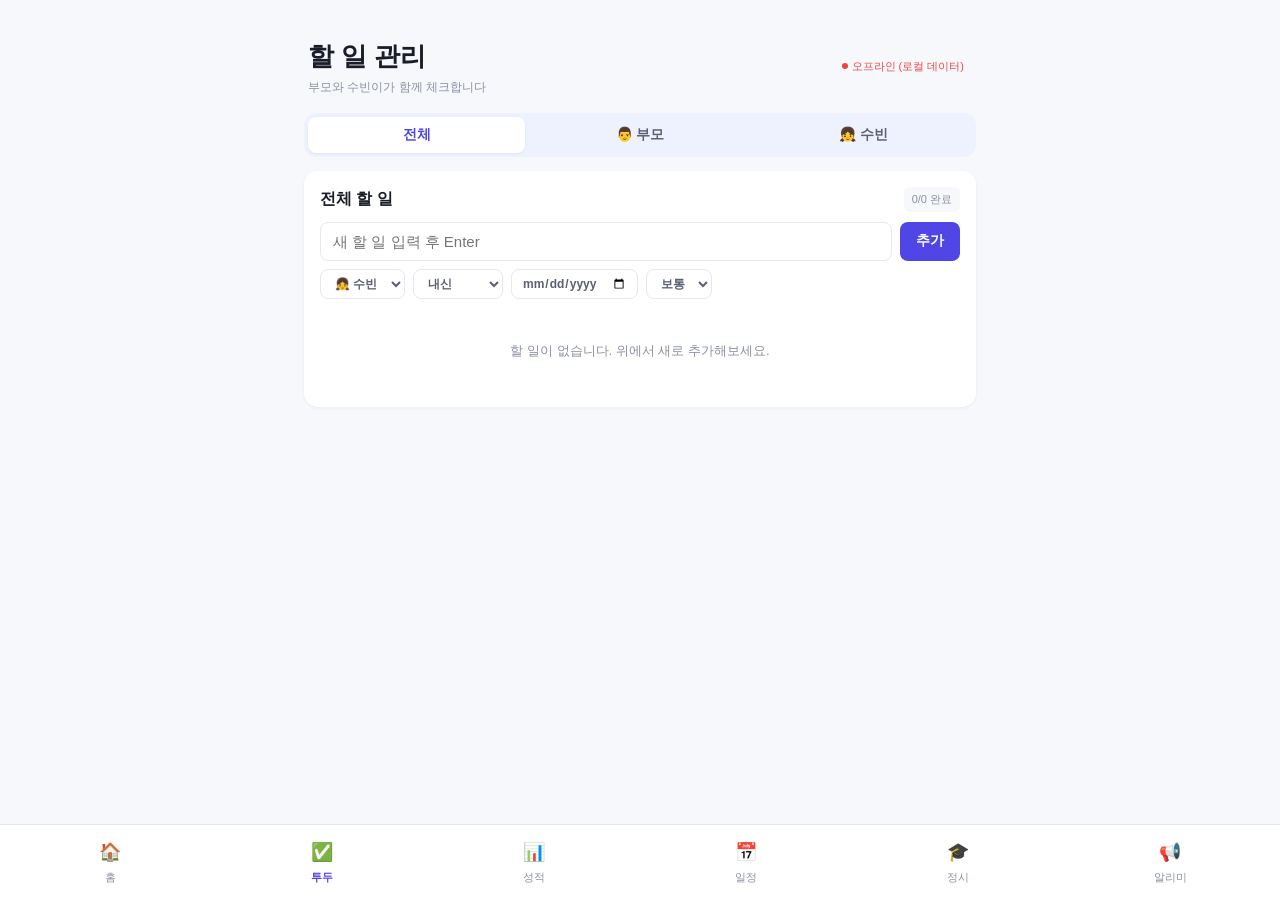
<file: todo.html>
<!doctype html>
<html lang="ko">
<head>
<meta charset="utf-8">
<meta name="viewport" content="width=device-width, initial-scale=1, viewport-fit=cover">
<meta name="theme-color" content="#4f46e5">
<title>투두 · 수빈 대입</title>
<link rel="stylesheet" href="css/style.css">
</head>
<body>
<main class="app">

  <div class="tab-toggle">
    <button id="t-all" class="active">전체</button>
    <button id="t-parent">👨 부모</button>
    <button id="t-subin">👧 수빈</button>
  </div>

  <div class="card">
    <div class="card-title-row">
      <h2 id="list-title">전체 할 일</h2>
      <span id="count" class="sync-status"></span>
    </div>

    <div class="todo-add-row">
      <input id="new-title" placeholder="새 할 일 입력 후 Enter">
      <button class="btn" id="add-btn">추가</button>
    </div>
    <div style="display:flex; gap:8px; margin-top:8px; flex-wrap:wrap;">
      <select id="new-who" class="btn-ghost btn btn-sm" style="background:#fff;">
        <option value="수빈">👧 수빈</option>
        <option value="부모">👨 부모</option>
      </select>
      <select id="new-cat" class="btn-ghost btn btn-sm" style="background:#fff;">
        <option value="내신">내신</option>
        <option value="비교과">비교과</option>
        <option value="면접">면접</option>
        <option value="정보수집">정보수집</option>
        <option value="학교소통">학교소통</option>
        <option value="멘탈">멘탈</option>
        <option value="케어">케어</option>
        <option value="기타">기타</option>
      </select>
      <input type="date" id="new-due" class="btn-ghost btn btn-sm" style="background:#fff; padding:6px 10px;">
      <select id="new-pri" class="btn-ghost btn btn-sm" style="background:#fff;">
        <option value="high">긴급</option>
        <option value="mid" selected>보통</option>
        <option value="low">낮음</option>
      </select>
    </div>

    <div id="todo-list" style="margin-top:12px;"></div>
  </div>

</main>

<script src="js/config.js"></script>
<script src="js/app.js"></script>
<script>
let CURRENT_FILTER = 'all';
let TODOS = [];

(async function() {
  App.renderHeader('할 일 관리', '부모와 수빈이가 함께 체크합니다');
  App.renderTabbar('todo');
  TODOS = await App.load('todos');
  render();

  document.getElementById('t-all').onclick = () => switchTab('all');
  document.getElementById('t-parent').onclick = () => switchTab('부모');
  document.getElementById('t-subin').onclick = () => switchTab('수빈');

  document.getElementById('add-btn').onclick = addTodo;
  document.getElementById('new-title').addEventListener('keydown', e => {
    if (e.key === 'Enter') addTodo();
  });
})();

function switchTab(filter) {
  CURRENT_FILTER = filter;
  ['t-all','t-parent','t-subin'].forEach(id => document.getElementById(id).classList.remove('active'));
  if (filter === 'all') document.getElementById('t-all').classList.add('active');
  else if (filter === '부모') document.getElementById('t-parent').classList.add('active');
  else document.getElementById('t-subin').classList.add('active');
  document.getElementById('list-title').textContent =
    filter === 'all' ? '전체 할 일' : filter === '부모' ? '👨 부모 할 일' : '👧 수빈 할 일';
  render();
}

function isDone(t) { return t.done === true || t.done === 'TRUE' || t.done === 'true'; }

function render() {
  const list = (TODOS || [])
    .filter(t => CURRENT_FILTER === 'all' ? true : t.who === CURRENT_FILTER)
    .sort((a,b) => {
      if (isDone(a) !== isDone(b)) return isDone(a) ? 1 : -1;
      const da = a.due ? new Date(a.due) : new Date('2999-01-01');
      const db = b.due ? new Date(b.due) : new Date('2999-01-01');
      return da - db;
    });

  const total = list.length;
  const done = list.filter(isDone).length;
  document.getElementById('count').textContent = `${done}/${total} 완료`;

  const el = document.getElementById('todo-list');
  if (!list.length) {
    el.innerHTML = '<div class="empty">할 일이 없습니다. 위에서 새로 추가해보세요.</div>';
    return;
  }
  el.innerHTML = list.map(t => {
    const dleft = t.due ? App.daysTo(t.due) : null;
    let tagCls = 'tag-normal', tagTxt = '';
    if (isDone(t)) { tagCls = 'tag-done'; tagTxt = '완료'; }
    else if (dleft !== null) {
      tagTxt = dleft === 0 ? '오늘' : dleft < 0 ? `${-dleft}일 지남` : `D-${dleft}`;
      tagCls = dleft < 0 ? 'tag-urgent' : dleft <= 1 ? 'tag-urgent' : dleft <= 3 ? 'tag-soon' : 'tag-normal';
    }
    const priCls = t.priority === 'high' ? 'tag-urgent' : t.priority === 'low' ? 'tag-cat' : 'tag-normal';
    const priTxt = t.priority === 'high' ? '긴급' : t.priority === 'low' ? '낮음' : '보통';
    return `<div class="todo-item ${isDone(t) ? 'done' : ''}">
      <div class="todo-check ${isDone(t) ? 'checked' : ''}" onclick="toggle('${t.id}')">${isDone(t) ? '✓' : ''}</div>
      <div class="todo-content">
        <div class="todo-title">${t.title}</div>
        <div class="todo-meta">
          <span class="tag tag-cat">${t.who}</span>
          ${t.category ? `<span class="tag tag-cat">${t.category}</span>` : ''}
          <span class="tag ${priCls}">${priTxt}</span>
          ${tagTxt ? `<span class="tag ${tagCls}">${tagTxt}</span>` : ''}
          ${t.due ? `<span style="color:var(--c-text-mute);">${t.due}</span>` : ''}
        </div>
      </div>
      <button class="btn btn-ghost btn-sm" onclick="del('${t.id}')" style="font-size:11px;">삭제</button>
    </div>`;
  }).join('');
}

async function toggle(id) {
  const t = TODOS.find(x => x.id === id);
  if (!t) return;
  t.done = !isDone(t);
  TODOS = await App.upsert('todos', t);
  render();
}

async function del(id) {
  if (!confirm('이 할 일을 삭제할까요?')) return;
  TODOS = await App.remove('todos', id);
  render();
}

async function addTodo() {
  const title = document.getElementById('new-title').value.trim();
  if (!title) return;
  const row = {
    id: App.newId('t'),
    title,
    who: document.getElementById('new-who').value,
    category: document.getElementById('new-cat').value,
    due: document.getElementById('new-due').value,
    priority: document.getElementById('new-pri').value,
    done: false,
    createdAt: new Date().toISOString()
  };
  TODOS = await App.upsert('todos', row);
  document.getElementById('new-title').value = '';
  render();
}
</script>
</body>
</html>
</file>
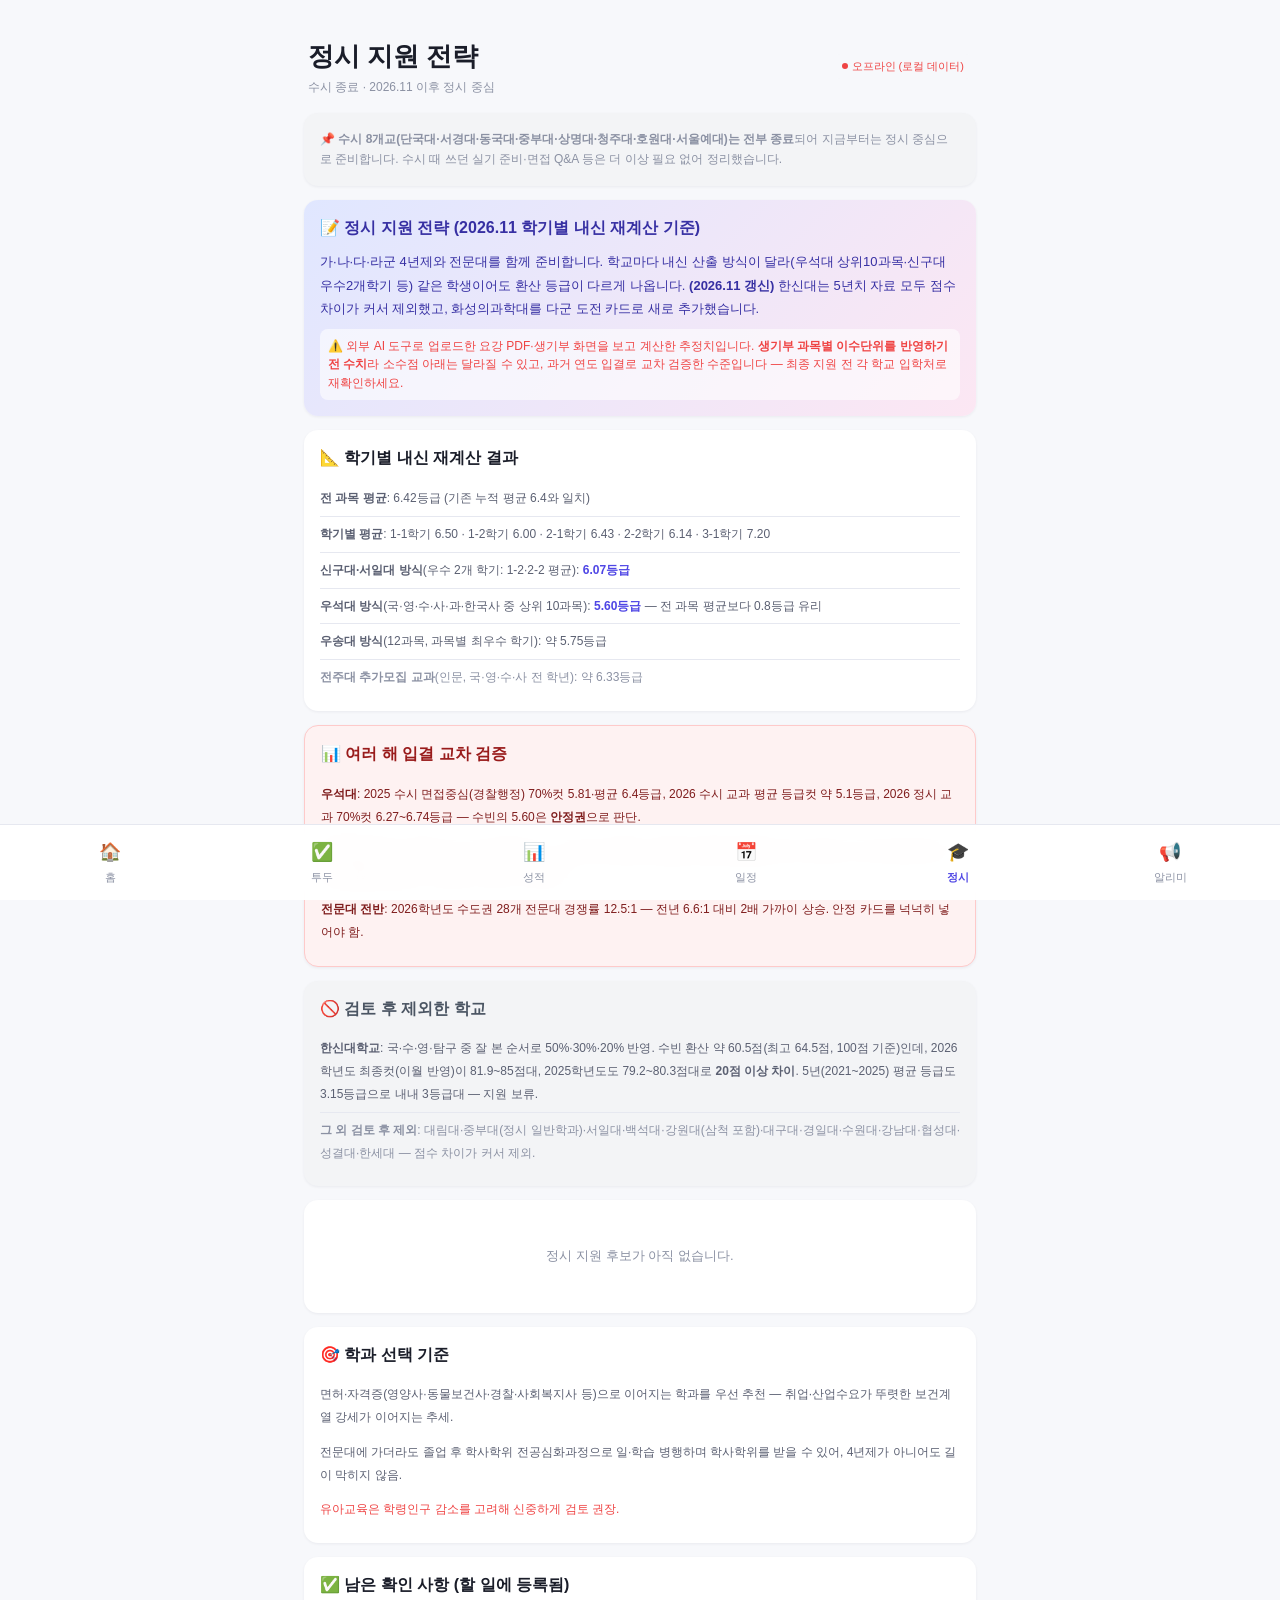
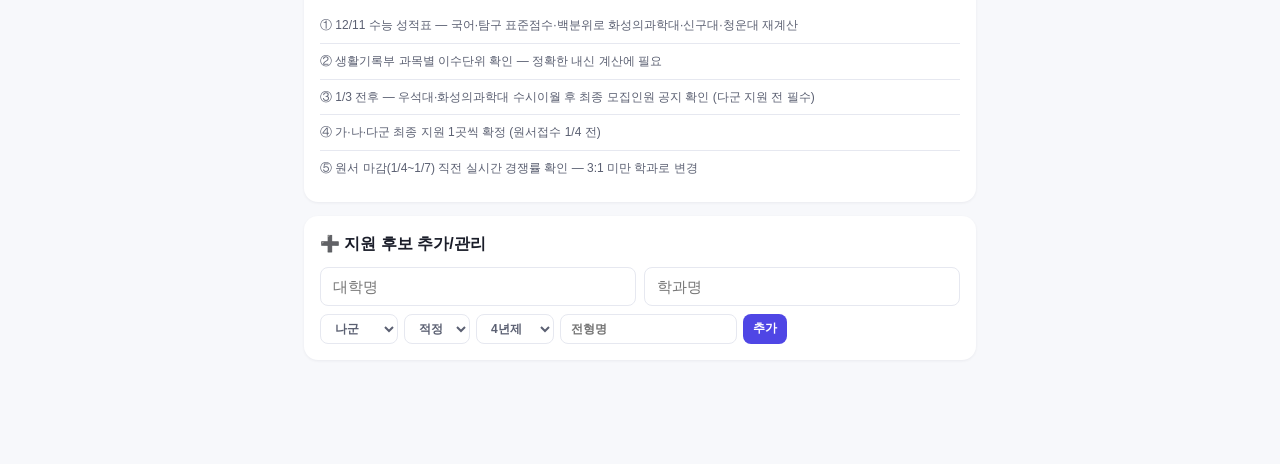
<file: universities.html>
<!doctype html>
<html lang="ko">
<head>
<meta charset="utf-8">
<meta name="viewport" content="width=device-width, initial-scale=1, viewport-fit=cover">
<meta name="theme-color" content="#4f46e5">
<title>정시 · 수빈 대입</title>
<link rel="stylesheet" href="css/style.css">
</head>
<body>
<main class="app">

  <div class="card" style="background:#f3f4f6; border:none;">
    <div style="font-size:12px; color:var(--c-text-mute); line-height:1.7;">
      📌 <strong>수시 8개교(단국대·서경대·동국대·중부대·상명대·청주대·호원대·서울예대)는 전부 종료</strong>되어 지금부터는 정시 중심으로 준비합니다. 수시 때 쓰던 실기 준비·면접 Q&A 등은 더 이상 필요 없어 정리했습니다.
    </div>
  </div>

  <div class="card" style="background:linear-gradient(135deg,#e0e7ff,#fce7f3); border:none;">
    <h2 style="color:#3730a3;">📝 정시 지원 전략 (2026.11 학기별 내신 재계산 기준)</h2>
    <div style="font-size:13px; line-height:1.8; color:#3730a3;">
      가·나·다·라군 4년제와 전문대를 함께 준비합니다. 학교마다 내신 산출 방식이 달라(우석대 상위10과목·신구대 우수2개학기 등) 같은 학생이어도 환산 등급이 다르게 나옵니다.
      <strong>(2026.11 갱신)</strong> 한신대는 5년치 자료 모두 점수 차이가 커서 제외했고, 화성의과학대를 다군 도전 카드로 새로 추가했습니다.
    </div>
    <div style="margin-top:8px; font-size:12px; color:var(--c-danger); background:rgba(255,255,255,0.6); border-radius:8px; padding:8px;">
      ⚠️ 외부 AI 도구로 업로드한 요강 PDF·생기부 화면을 보고 계산한 추정치입니다. <strong>생기부 과목별 이수단위를 반영하기 전 수치</strong>라 소수점 아래는 달라질 수 있고, 과거 연도 입결로 교차 검증한 수준입니다 — 최종 지원 전 각 학교 입학처로 재확인하세요.
    </div>
  </div>

  <div class="card">
    <h2>📐 학기별 내신 재계산 결과</h2>
    <div style="font-size:12px; line-height:1.9; color:var(--c-text-soft);">
      <div style="padding:6px 0; border-bottom:1px solid var(--c-border);"><b>전 과목 평균</b>: 6.42등급 (기존 누적 평균 6.4와 일치)</div>
      <div style="padding:6px 0; border-bottom:1px solid var(--c-border);"><b>학기별 평균</b>: 1-1학기 6.50 · 1-2학기 6.00 · 2-1학기 6.43 · 2-2학기 6.14 · 3-1학기 7.20</div>
      <div style="padding:6px 0; border-bottom:1px solid var(--c-border);"><b>신구대·서일대 방식</b>(우수 2개 학기: 1-2·2-2 평균): <strong style="color:var(--c-primary);">6.07등급</strong></div>
      <div style="padding:6px 0; border-bottom:1px solid var(--c-border);"><b>우석대 방식</b>(국·영·수·사·과·한국사 중 상위 10과목): <strong style="color:var(--c-primary);">5.60등급</strong> — 전 과목 평균보다 0.8등급 유리</div>
      <div style="padding:6px 0; border-bottom:1px solid var(--c-border);"><b>우송대 방식</b>(12과목, 과목별 최우수 학기): 약 5.75등급</div>
      <div style="padding:6px 0; color:var(--c-text-mute);"><b>전주대 추가모집 교과</b>(인문, 국·영·수·사 전 학년): 약 6.33등급</div>
    </div>
  </div>

  <div class="card" style="background:#fef2f2; border:1px solid #fecaca;">
    <h2 style="color:#991b1b;">📊 여러 해 입결 교차 검증</h2>
    <div style="font-size:12px; line-height:1.9; color:#7f1d1d;">
      <div style="padding:6px 0;"><b>우석대</b>: 2025 수시 면접중심(경찰행정) 70%컷 5.81·평균 6.4등급, 2026 수시 교과 평균 등급컷 약 5.1등급, 2026 정시 교과 70%컷 6.27~6.74등급 — 수빈의 5.60은 <strong>안정권</strong>으로 판단.</div>
      <div style="padding:6px 0;"><b>신구대</b>(전문대): 2025 정시 수능전형 평균 — 유아교육 195점·식품영양 198점·호텔베이커리 197점. 수빈 추정 196~211점은 <strong>평균 근처</strong>(국어 표준점수 확정 후 재확인).</div>
      <div style="padding:6px 0;"><b>전문대 전반</b>: 2026학년도 수도권 28개 전문대 경쟁률 12.5:1 — 전년 6.6:1 대비 2배 가까이 상승. 안정 카드를 넉넉히 넣어야 함.</div>
    </div>
  </div>

  <div class="card" style="background:#f3f4f6;">
    <h2 style="color:#4b5563;">🚫 검토 후 제외한 학교</h2>
    <div style="font-size:12px; line-height:1.9; color:var(--c-text-soft);">
      <div style="padding:6px 0; border-bottom:1px solid var(--c-border);">
        <b>한신대학교</b>: 국·수·영·탐구 중 잘 본 순서로 50%·30%·20% 반영. 수빈 환산 약 60.5점(최고 64.5점, 100점 기준)인데, 2026학년도 최종컷(이월 반영)이 81.9~85점대, 2025학년도도 79.2~80.3점대로 <strong>20점 이상 차이</strong>. 5년(2021~2025) 평균 등급도 3.15등급으로 내내 3등급대 — 지원 보류.
      </div>
      <div style="padding:6px 0; color:var(--c-text-mute);">
        <b>그 외 검토 후 제외</b>: 대림대·중부대(정시 일반학과)·서일대·백석대·강원대(삼척 포함)·대구대·경일대·수원대·강남대·협성대·성결대·한세대 — 점수 차이가 커서 제외.
      </div>
    </div>
  </div>

  <div id="jeongsi-list"></div>

  <div class="card">
    <h2>🎯 학과 선택 기준</h2>
    <div style="font-size:12px; line-height:1.9; color:var(--c-text-soft);">
      <div style="padding:6px 0;">면허·자격증(영양사·동물보건사·경찰·사회복지사 등)으로 이어지는 학과를 우선 추천 — 취업·산업수요가 뚜렷한 보건계열 강세가 이어지는 추세.</div>
      <div style="padding:6px 0;">전문대에 가더라도 졸업 후 학사학위 전공심화과정으로 일·학습 병행하며 학사학위를 받을 수 있어, 4년제가 아니어도 길이 막히지 않음.</div>
      <div style="padding:6px 0; color:var(--c-danger);">유아교육은 학령인구 감소를 고려해 신중하게 검토 권장.</div>
    </div>
  </div>

  <div class="card">
    <h2>✅ 남은 확인 사항 (할 일에 등록됨)</h2>
    <div style="font-size:12px; line-height:1.9; color:var(--c-text-soft);">
      <div style="padding:6px 0; border-bottom:1px solid var(--c-border);">① 12/11 수능 성적표 — 국어·탐구 표준점수·백분위로 화성의과학대·신구대·청운대 재계산</div>
      <div style="padding:6px 0; border-bottom:1px solid var(--c-border);">② 생활기록부 과목별 이수단위 확인 — 정확한 내신 계산에 필요</div>
      <div style="padding:6px 0; border-bottom:1px solid var(--c-border);">③ 1/3 전후 — 우석대·화성의과학대 수시이월 후 최종 모집인원 공지 확인 (다군 지원 전 필수)</div>
      <div style="padding:6px 0; border-bottom:1px solid var(--c-border);">④ 가·나·다군 최종 지원 1곳씩 확정 (원서접수 1/4 전)</div>
      <div style="padding:6px 0;">⑤ 원서 마감(1/4~1/7) 직전 실시간 경쟁률 확인 — 3:1 미만 학과로 변경</div>
    </div>
  </div>

  <div class="card">
    <h2>➕ 지원 후보 추가/관리</h2>
    <div class="todo-add-row">
      <input id="u-name" placeholder="대학명">
      <input id="u-major" placeholder="학과명">
    </div>
    <div style="display:flex; gap:6px; margin-top:8px; flex-wrap:wrap;">
      <select id="u-gun" class="btn-ghost btn btn-sm" style="background:#fff;">
        <option value="가군">가군</option>
        <option value="나군" selected>나군</option>
        <option value="다군">다군</option>
        <option value="라군">라군</option>
        <option value="전문대">전문대</option>
      </select>
      <select id="u-tier" class="btn-ghost btn btn-sm" style="background:#fff;">
        <option value="soshin">도전</option>
        <option value="jeokjeong" selected>적정</option>
        <option value="anjun">안정</option>
      </select>
      <select id="u-utype" class="btn-ghost btn btn-sm" style="background:#fff;">
        <option value="4년제">4년제</option>
        <option value="전문대">전문대</option>
      </select>
      <input id="u-type" class="btn-ghost btn btn-sm" placeholder="전형명" style="background:#fff;">
      <button class="btn btn-sm" onclick="addUniv()">추가</button>
    </div>
  </div>

</main>

<script src="js/config.js"></script>
<script src="js/app.js"></script>
<script>
let UNIVS = [];

(async function() {
  App.renderHeader('정시 지원 전략', '수시 종료 · 2026.11 이후 정시 중심');
  App.renderTabbar('univ');
  UNIVS = await App.load('universities');
  renderJeongsi();
})();

async function changeStatus(id) {
  const u = UNIVS.find(x => x.id === id);
  if (!u) return;
  const next = prompt('상태 입력 (예: 검토중 / 원서접수 / 합격 / 불합격)', u.status || '검토중');
  if (!next) return;
  u.status = next;
  UNIVS = await App.upsert('universities', u);
  renderJeongsi();
}

async function delU(id) {
  if (!confirm('이 지원 후보를 삭제할까요?')) return;
  UNIVS = await App.remove('universities', id);
  renderJeongsi();
}

function renderJeongsi() {
  const el = document.getElementById('jeongsi-list');
  if (!el) return;
  const guns = ['가군','나군','다군','라군','전문대'];
  const tierLabel = { soshin:'도전', jeokjeong:'적정', anjun:'안정' };
  const list = (UNIVS || []).filter(u => u.season === '정시');

  if (!list.length) {
    el.innerHTML = '<div class="card"><div class="empty">정시 지원 후보가 아직 없습니다.</div></div>';
    return;
  }

  el.innerHTML = guns.map(gun => {
    const items = list.filter(u => u.gun === gun);
    if (!items.length) return '';
    return `
    <div class="card">
      <h2>${gun === '전문대' ? '🎓 전문대' : `📌 ${gun}`}</h2>
      ${items.map(u => `
        <div class="univ-card tier-${u.tier}">
          <div class="univ-head">
            <div>
              <div class="univ-name">${u.name} <span style="font-size:11px; font-weight:500; padding:2px 6px; border-radius:10px; background:${u.utype==='전문대'?'#dbeafe':'#ede9fe'}; color:${u.utype==='전문대'?'#1d4ed8':'#6d28d9'};">${u.utype}</span></div>
              <div class="univ-major">${u.major}</div>
            </div>
            <div class="univ-tier">${tierLabel[u.tier] || u.tier}</div>
          </div>
          <div class="univ-info">
            <div><div class="lbl">전형</div><div class="val">${u.admissionType || '-'}</div></div>
            <div><div class="lbl">상태</div><div class="val">${u.status || '검토중'}</div></div>
          </div>
          ${u.memo ? `<div class="univ-note">${u.memo}</div>` : ''}
          <div style="display:flex; gap:6px; margin-top:10px; justify-content:flex-end;">
            <button class="btn btn-ghost btn-sm" onclick="changeStatus('${u.id}')">상태변경</button>
            <button class="btn btn-ghost btn-sm" onclick="delU('${u.id}')">삭제</button>
          </div>
        </div>
      `).join('')}
    </div>`;
  }).join('');
}

async function addUniv() {
  const name = document.getElementById('u-name').value.trim();
  if (!name) return;
  const row = {
    id: App.newId('u'),
    name,
    major: document.getElementById('u-major').value.trim(),
    tier: document.getElementById('u-tier').value,
    admissionType: document.getElementById('u-type').value.trim(),
    minimum: '',
    interview: '',
    memo: '',
    status: '검토중',
    utype: document.getElementById('u-utype').value,
    season: '정시',
    gun: document.getElementById('u-gun').value
  };
  UNIVS = await App.upsert('universities', row);
  document.getElementById('u-name').value = '';
  document.getElementById('u-major').value = '';
  document.getElementById('u-type').value = '';
  renderJeongsi();
}

window.changeStatus = changeStatus;
window.delU = delU;
window.addUniv = addUniv;
</script>
</body>
</html>
</file>
<file: css/style.css>
/* ===== 디자인 토큰 ===== */
:root {
  --c-bg: #f7f8fb;
  --c-card: #ffffff;
  --c-text: #1a1d29;
  --c-text-soft: #5b6072;
  --c-text-mute: #8b91a3;
  --c-border: #e6e8f0;
  --c-primary: #4f46e5;
  --c-primary-soft: #eef2ff;
  --c-success: #16a34a;
  --c-warn: #f59e0b;
  --c-danger: #ef4444;
  --c-pink: #ec4899;
  --c-blue: #3b82f6;
  --shadow-sm: 0 1px 3px rgba(20, 24, 50, 0.06);
  --shadow-md: 0 4px 16px rgba(20, 24, 50, 0.08);
  --r-sm: 8px;
  --r-md: 14px;
  --r-lg: 20px;
}

* { box-sizing: border-box; }
html, body {
  margin: 0; padding: 0;
  background: var(--c-bg);
  color: var(--c-text);
  font-family: -apple-system, BlinkMacSystemFont, "Pretendard", "Apple SD Gothic Neo", "Noto Sans KR", sans-serif;
  font-size: 15px;
  line-height: 1.55;
  -webkit-tap-highlight-color: transparent;
  overflow-x: hidden;
  width: 100%;
}
a { color: inherit; text-decoration: none; }
button { font-family: inherit; cursor: pointer; }
input, textarea, select { font-family: inherit; font-size: 15px; }

/* ===== 레이아웃 ===== */
.app {
  max-width: 720px;
  margin: 0 auto;
  padding: 16px 14px 90px;
  min-height: 100vh;
}
.header {
  display: flex; align-items: center; justify-content: space-between;
  padding: 8px 4px 16px;
}
.header-title { font-size: 22px; font-weight: 700; }
.header-sub { font-size: 12px; color: var(--c-text-mute); margin-top: 2px; }

/* ===== 하단 탭바 ===== */
.tabbar {
  position: fixed; left: 0; right: 0; bottom: 0;
  background: rgba(255,255,255,0.96);
  backdrop-filter: blur(12px);
  border-top: 1px solid var(--c-border);
  display: flex; justify-content: space-around;
  padding: 6px 4px calc(6px + env(safe-area-inset-bottom));
  z-index: 50;
}
.tabbar a {
  flex: 1;
  display: flex; flex-direction: column; align-items: center; gap: 2px;
  padding: 8px 2px;
  font-size: 11px; color: var(--c-text-mute);
  border-radius: 10px;
}
.tabbar a .ic { font-size: 18px; }
.tabbar a.active { color: var(--c-primary); font-weight: 600; }

/* ===== 카드 ===== */
.card {
  background: var(--c-card);
  border-radius: var(--r-md);
  padding: 16px;
  box-shadow: var(--shadow-sm);
  margin-bottom: 14px;
}
.card h2 { margin: 0 0 10px; font-size: 16px; }
.card-title-row {
  display: flex; align-items: center; justify-content: space-between;
  margin-bottom: 10px;
}
.card-title-row h2 { margin: 0; }

/* ===== D-day ===== */
.dday-grid { display: grid; grid-template-columns: minmax(0,1fr) minmax(0,1fr); gap: 10px; }
.dday {
  background: linear-gradient(135deg, var(--c-primary) 0%, #7c3aed 100%);
  color: #fff; border-radius: var(--r-md); padding: 14px;
}
.dday.alt { background: linear-gradient(135deg, var(--c-pink) 0%, #f97316 100%); }
.dday.warn { background: linear-gradient(135deg, var(--c-warn) 0%, #ef4444 100%); }
.dday.cool { background: linear-gradient(135deg, var(--c-blue) 0%, #06b6d4 100%); }
.dday-label { font-size: 11px; opacity: 0.92; }
.dday-num { font-size: 30px; font-weight: 800; line-height: 1.1; margin-top: 4px; }
.dday-date { font-size: 11px; opacity: 0.86; margin-top: 2px; }

/* ===== 진도율 ===== */
.progress-row { display: flex; justify-content: space-between; margin-bottom: 6px; font-size: 13px; }
.progress-bar {
  width: 100%; height: 8px; border-radius: 4px;
  background: var(--c-border); overflow: hidden;
}
.progress-fill {
  height: 100%; background: var(--c-primary);
  transition: width 0.4s ease;
}

/* ===== 투두 ===== */
.tab-toggle {
  display: flex; gap: 6px;
  background: var(--c-primary-soft);
  border-radius: 12px; padding: 4px;
  margin-bottom: 14px;
}
.tab-toggle button {
  flex: 1; padding: 9px 0;
  border: none; background: transparent;
  font-weight: 600; font-size: 14px;
  border-radius: 8px;
  color: var(--c-text-soft);
  transition: all 0.2s;
}
.tab-toggle button.active {
  background: #fff;
  color: var(--c-primary);
  box-shadow: var(--shadow-sm);
}

.todo-item {
  display: flex; align-items: flex-start; gap: 10px;
  padding: 12px 0;
  border-bottom: 1px solid var(--c-border);
}
.todo-item:last-child { border-bottom: none; }
.todo-check {
  flex-shrink: 0;
  width: 22px; height: 22px;
  border-radius: 6px;
  border: 2px solid var(--c-border);
  display: flex; align-items: center; justify-content: center;
  cursor: pointer;
  background: #fff;
  margin-top: 1px;
}
.todo-check.checked {
  background: var(--c-primary);
  border-color: var(--c-primary);
  color: #fff;
}
.todo-content { flex: 1; min-width: 0; }
.todo-title { font-size: 14px; font-weight: 500; }
.todo-item.done .todo-title { color: var(--c-text-mute); text-decoration: line-through; }
.todo-meta { font-size: 11px; color: var(--c-text-mute); margin-top: 3px; display: flex; gap: 6px; align-items: center; flex-wrap: wrap; max-width: 100%; }
.todo-meta > * { overflow-wrap: anywhere; }
.tag {
  display: inline-block; padding: 2px 7px; border-radius: 8px;
  font-size: 10px; font-weight: 600;
}
.tag-urgent { background: #fee2e2; color: #b91c1c; }
.tag-soon { background: #fef3c7; color: #92400e; }
.tag-normal { background: #e0e7ff; color: #3730a3; }
.tag-done { background: #dcfce7; color: #166534; }
.tag-cat { background: #f3f4f6; color: #4b5563; }

.todo-add-row {
  display: flex; gap: 8px; margin-top: 10px;
}
.todo-add-row input {
  flex: 1; padding: 10px 12px;
  border: 1px solid var(--c-border); border-radius: 8px;
  background: #fff;
}
.btn {
  padding: 10px 16px;
  border: none; border-radius: 8px;
  background: var(--c-primary); color: #fff;
  font-weight: 600; font-size: 14px;
}
.btn-soft { background: var(--c-primary-soft); color: var(--c-primary); }
.btn-ghost { background: transparent; color: var(--c-text-soft); border: 1px solid var(--c-border); }
.btn-sm { padding: 6px 10px; font-size: 12px; }

/* ===== 성적 ===== */
.grade-grid { display: grid; grid-template-columns: minmax(0,1fr) minmax(0,1fr); gap: 10px; }
.grade-box {
  background: var(--c-primary-soft); border-radius: var(--r-md);
  padding: 12px; text-align: center;
}
.grade-box .lbl { font-size: 11px; color: var(--c-text-soft); }
.grade-box .val { font-size: 22px; font-weight: 800; color: var(--c-primary); }
.grade-table { width: 100%; border-collapse: collapse; font-size: 13px; }
.grade-table th, .grade-table td {
  padding: 8px 6px; border-bottom: 1px solid var(--c-border);
  text-align: center;
}
.grade-table th { background: #f9fafb; font-size: 12px; color: var(--c-text-soft); }
.grade-table td.subj { text-align: left; font-weight: 500; }
.g-good { color: var(--c-success); font-weight: 700; }
.g-mid { color: var(--c-warn); font-weight: 700; }
.g-bad { color: var(--c-danger); font-weight: 700; }

.chart-wrap { position: relative; height: 220px; }

/* ===== 캘린더 ===== */
.cal-nav { display: flex; justify-content: space-between; align-items: center; margin-bottom: 10px; }
.cal-nav button { background: transparent; border: 1px solid var(--c-border); border-radius: 8px; padding: 6px 12px; }
.cal-grid {
  display: grid;
  grid-template-columns: repeat(7, minmax(0, 1fr));
  gap: 4px;
  width: 100%;
  min-width: 0;
}
.cal-cell {
  aspect-ratio: 1;
  min-width: 0;
  background: #fff;
  border: 1px solid var(--c-border);
  border-radius: 8px;
  padding: 4px;
  font-size: 11px;
  position: relative;
  display: flex; flex-direction: column;
  overflow: hidden;
}
.cal-cell.today { background: var(--c-primary); color: #fff; border-color: var(--c-primary); }
.cal-cell .dot { width: 5px; height: 5px; border-radius: 50%; background: var(--c-primary); position: absolute; bottom: 4px; left: 50%; transform: translateX(-50%); }
.cal-cell.today .dot { background: #fff; }
.cal-cell.empty { background: transparent; border: none; }
.cal-head {
  display: grid;
  grid-template-columns: repeat(7, minmax(0, 1fr));
  gap: 4px;
  margin-bottom: 4px;
  width: 100%;
  min-width: 0;
}
.cal-head div { text-align: center; font-size: 11px; color: var(--c-text-mute); padding: 4px; }
.cal-sat { color: var(--c-blue); }
.cal-sun { color: var(--c-danger); }

/* ===== 대학 카드 ===== */
.univ-card {
  background: #fff; border-radius: var(--r-md); padding: 16px;
  border-left: 4px solid var(--c-primary);
  margin-bottom: 12px; box-shadow: var(--shadow-sm);
}
.univ-card.tier-soshin { border-left-color: var(--c-pink); }
.univ-card.tier-jeokjeong { border-left-color: var(--c-warn); }
.univ-card.tier-anjun { border-left-color: var(--c-success); }
.univ-head { display: flex; justify-content: space-between; align-items: flex-start; gap: 8px; }
.univ-name { font-size: 17px; font-weight: 700; }
.univ-major { font-size: 13px; color: var(--c-text-soft); margin-top: 2px; }
.univ-tier {
  font-size: 11px; padding: 4px 8px; border-radius: 8px;
  font-weight: 700; flex-shrink: 0;
}
.tier-soshin .univ-tier { background: #fce7f3; color: #be185d; }
.tier-jeokjeong .univ-tier { background: #fef3c7; color: #92400e; }
.tier-anjun .univ-tier { background: #dcfce7; color: #166534; }
.univ-info { display: grid; grid-template-columns: minmax(0,1fr) minmax(0,1fr); gap: 8px; margin-top: 10px; font-size: 12px; }
.univ-info .lbl { color: var(--c-text-mute); }
.univ-info .val { font-weight: 600; }
.univ-note { margin-top: 10px; font-size: 12px; color: var(--c-text-soft); padding: 8px 10px; background: #f9fafb; border-radius: 8px; }

/* ===== 면접 Q&A ===== */
.qa-item {
  background: #fff; border-radius: var(--r-md); padding: 14px;
  margin-bottom: 10px; box-shadow: var(--shadow-sm);
}
.qa-q { font-weight: 700; font-size: 14px; margin-bottom: 6px; }
.qa-q::before { content: "Q. "; color: var(--c-primary); }
.qa-a { font-size: 13px; color: var(--c-text-soft); line-height: 1.7; padding-left: 18px; position: relative; }
.qa-a::before { content: "A."; color: var(--c-pink); font-weight: 700; position: absolute; left: 0; }
.qa-tag { display: inline-block; font-size: 10px; padding: 2px 7px; background: #f3f4f6; border-radius: 6px; color: var(--c-text-soft); margin-top: 6px; }

/* ===== 동기부여 띠 ===== */
.motivate {
  background: linear-gradient(135deg, #fef3c7, #fce7f3);
  border-radius: var(--r-md); padding: 12px 14px;
  font-size: 13px; color: #7c2d12;
  margin-bottom: 14px;
}

/* ===== 동기화 상태 ===== */
.sync-status {
  display: inline-flex; align-items: center; gap: 4px;
  font-size: 11px; color: var(--c-text-mute);
  padding: 4px 8px; background: var(--c-bg); border-radius: 6px;
}
.sync-status.ok { color: var(--c-success); }
.sync-status.err { color: var(--c-danger); }
.sync-dot { width: 6px; height: 6px; border-radius: 50%; background: currentColor; }

/* 빈 상태 */
.empty {
  text-align: center; padding: 30px 10px;
  color: var(--c-text-mute); font-size: 13px;
}

/* 데스크탑에서도 깔끔하게 */
@media (min-width: 768px) {
  .app { padding: 28px 24px 90px; }
  .header-title { font-size: 26px; }
  body { font-size: 16px; }
}

/* 다크모드 (시스템 따라가기) */
@media (prefers-color-scheme: dark) {
  :root {
    --c-bg: #0f1117;
    --c-card: #1a1d29;
    --c-text: #e6e8f0;
    --c-text-soft: #9ca3af;
    --c-text-mute: #6b7280;
    --c-border: #2a2e3d;
    --c-primary-soft: #1e1b4b;
  }
  .tabbar { background: rgba(15, 17, 23, 0.96); }
  .grade-table th { background: #15171f; }
  .univ-note, .empty { background: #15171f; }
  .cal-cell { background: #15171f; }
  .todo-add-row input, .btn-ghost { background: #15171f; color: var(--c-text); }
}
</file>
